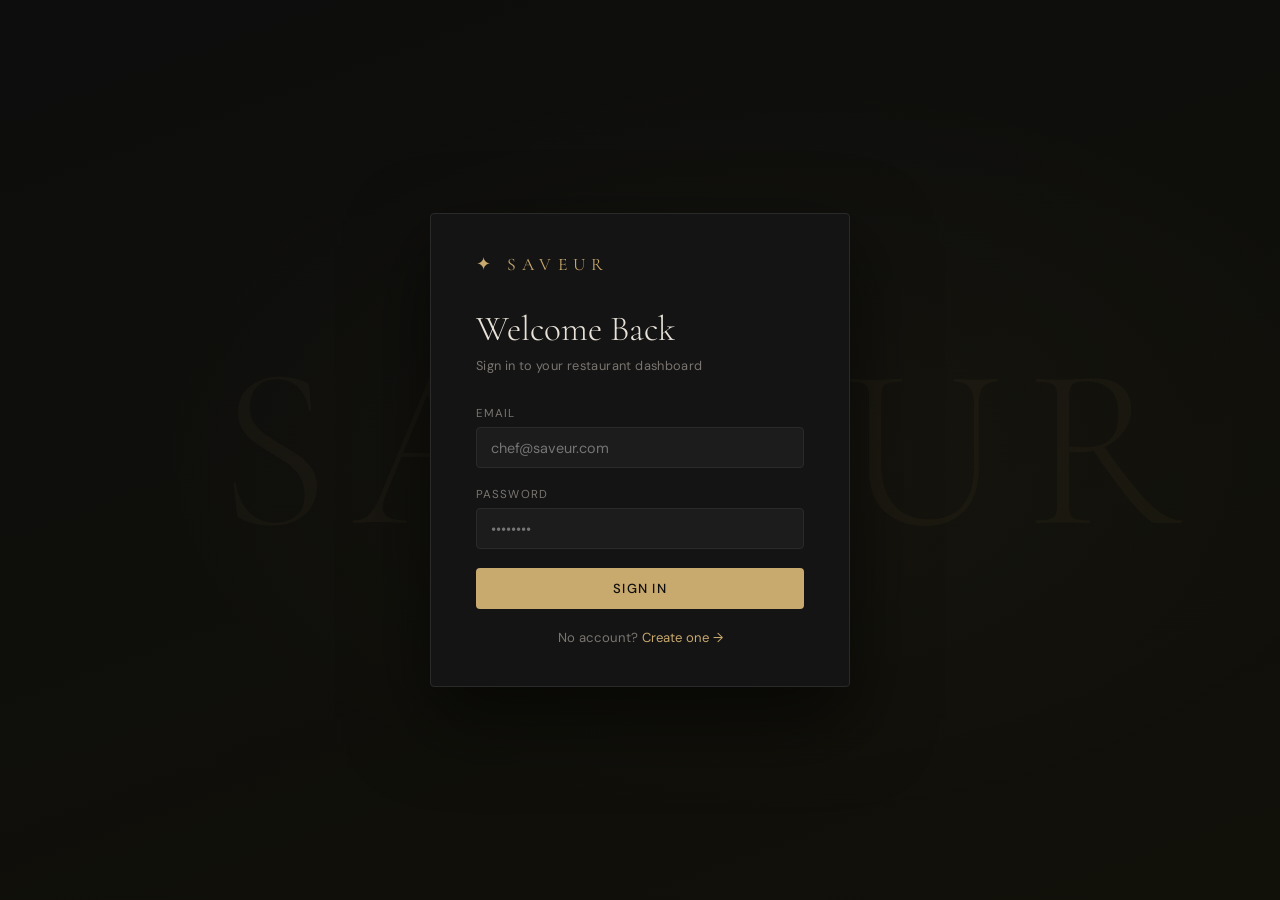
<file: admin.html>
<!DOCTYPE html>
<html lang="en">

<head>
  <meta charset="UTF-8" />
  <meta name="viewport" content="width=device-width, initial-scale=1.0" />
  <meta name="description"
    content="Saveur — Premium Restaurant Management Dashboard. Manage reservations, orders, and menus with ease." />
  <title>Saveur — Restaurant Management</title>
  <link rel="stylesheet" href="style.css" />
  <link
    href="https://fonts.googleapis.com/css2?family=Cormorant+Garamond:ital,wght@0,300;0,400;0,600;1,300;1,400&family=DM+Sans:wght@300;400;500&display=swap"
    rel="stylesheet" />
</head>

<body>

  <!-- ═══════════════════════ TOAST ═══════════════════════ -->
  <div id="toast"></div>

  <!-- ═══════════════════════ AUTH SECTION ═══════════════════════ -->
  <section id="auth-section" class="auth-section">
    <div class="auth-bg">
      <div class="auth-bg-text">SAVEUR</div>
    </div>

    <div class="auth-card" id="login-card">
      <div class="auth-logo">✦ SAVEUR</div>
      <h2 class="auth-title">Welcome Back</h2>
      <p class="auth-sub">Sign in to your restaurant dashboard</p>
      <div class="form-group">
        <label for="login-email">Email</label>
        <input type="email" id="login-email" placeholder="chef@saveur.com" />
      </div>
      <div class="form-group">
        <label for="login-password">Password</label>
        <input type="password" id="login-password" placeholder="••••••••" />
      </div>
      <button class="btn-primary" id="login-btn">Sign In</button>
      <p class="auth-switch">No account? <span id="show-signup-link">Create one →</span></p>
    </div>

    <div class="auth-card hidden" id="signup-card">
      <div class="auth-logo">✦ SAVEUR</div>
      <h2 class="auth-title">Join Us</h2>
      <p class="auth-sub">Create your restaurant account</p>
      <div class="form-group">
        <label for="signup-name">Full Name</label>
        <input type="text" id="signup-name" placeholder="Gordon Ramsay" />
      </div>
      <div class="form-group">
        <label for="signup-email">Email</label>
        <input type="email" id="signup-email" placeholder="chef@saveur.com" />
      </div>
      <div class="form-group">
        <label for="signup-password">Password</label>
        <input type="password" id="signup-password" placeholder="Min. 6 characters" />
      </div>
      <button class="btn-primary" id="signup-btn">Create Account</button>
      <p class="auth-switch">Already have an account? <span id="show-login-link">Sign in →</span></p>
    </div>
  </section>

  <!-- ═══════════════════════ APP ═══════════════════════ -->
  <div id="app" class="app hidden">

    <!-- SIDEBAR -->
    <aside class="sidebar" id="sidebar">
      <div class="sidebar-logo">✦ SAVEUR</div>
      <nav class="sidebar-nav">
        <a class="nav-item active" data-page="dashboard" id="nav-dashboard">
          <span class="nav-icon">◈</span> Dashboard
        </a>
        <a class="nav-item" data-page="reservations" id="nav-reservations">
          <span class="nav-icon">◇</span> Reservations
        </a>
        <a class="nav-item" data-page="orders" id="nav-orders">
          <span class="nav-icon">◉</span> Orders
        </a>
        <a class="nav-item" data-page="menu" id="nav-menu">
          <span class="nav-icon">◈</span> Menu
        </a>
      </nav>
      <div class="sidebar-footer">
        <div class="sidebar-user" id="sidebar-user">Chef</div>
        <button class="btn-logout" id="logout-btn">Sign Out</button>
      </div>
    </aside>

    <!-- TOPBAR -->
    <header class="topbar">
      <button class="hamburger" id="hamburger">☰</button>
      <div class="topbar-title" id="page-title">Dashboard</div>
      <div class="topbar-time" id="topbar-time"></div>
    </header>

    <!-- MAIN CONTENT -->
    <main class="main-content">

      <!-- ── DASHBOARD ── -->
      <div id="page-dashboard" class="page active">
        <div class="page-header">
          <h1 class="page-heading">Overview <em>Today</em></h1>
        </div>
        <div class="stats-grid">
          <div class="stat-card">
            <div class="stat-label">Reservations Today</div>
            <div class="stat-value" id="stat-reservations">—</div>
          </div>
          <div class="stat-card">
            <div class="stat-label">Active Orders</div>
            <div class="stat-value" id="stat-orders">—</div>
          </div>
          <div class="stat-card">
            <div class="stat-label">Revenue Today</div>
            <div class="stat-value" id="stat-revenue">—</div>
          </div>
          <div class="stat-card">
            <div class="stat-label">Menu Items</div>
            <div class="stat-value" id="stat-menu">—</div>
          </div>
        </div>

        <div class="dash-grid">
          <div class="dash-card">
            <h3 class="dash-card-title">Recent Reservations</h3>
            <div id="recent-reservations" class="mini-list">Loading…</div>
          </div>
          <div class="dash-card">
            <h3 class="dash-card-title">Recent Orders</h3>
            <div id="recent-orders" class="mini-list">Loading…</div>
          </div>
        </div>
      </div>

      <!-- ── RESERVATIONS ── -->
      <div id="page-reservations" class="page hidden">
        <div class="page-header">
          <h1 class="page-heading">Reservations</h1>
          <button class="btn-primary small" id="open-reservation-modal">+ New Reservation</button>
        </div>
        <div class="table-wrap">
          <table class="data-table">
            <thead>
              <tr>
                <th>Guest</th>
                <th>Date</th>
                <th>Time</th>
                <th>Guests</th>
                <th>Table</th>
                <th>Status</th>
                <th>Actions</th>
              </tr>
            </thead>
            <tbody id="reservations-body">
              <tr>
                <td colspan="7" class="loading-row">No reservations yet</td>
              </tr>
            </tbody>
          </table>
        </div>
      </div>

      <!-- ── ORDERS ── -->
      <div id="page-orders" class="page hidden">
        <div class="page-header">
          <h1 class="page-heading">Food Orders</h1>
          <button class="btn-primary small" id="open-order-modal">+ New Order</button>
        </div>
        <div class="table-wrap">
          <table class="data-table">
            <thead>
              <tr>
                <th>Order #</th>
                <th>Table</th>
                <th>Items</th>
                <th>Total</th>
                <th>Status</th>
                <th>Time</th>
                <th>Actions</th>
              </tr>
            </thead>
            <tbody id="orders-body">
              <tr>
                <td colspan="7" class="loading-row">No orders yet</td>
              </tr>
            </tbody>
          </table>
        </div>
      </div>

      <!-- ── MENU ── -->
      <div id="page-menu" class="page hidden">
        <div class="page-header">
          <h1 class="page-heading">Menu</h1>
          <button class="btn-primary small" id="open-menu-modal">+ Add Item</button>
        </div>
        <div class="menu-grid" id="menu-grid">
          <div class="loading-row">No menu items yet</div>
        </div>
      </div>

      <!-- ── PLACEHOLDERS ── -->
    <div id="page-pos-dashboard" class="page hidden"><div class="page-header"><h1 class="page-heading">POS Dashboard</h1></div><div class="loading-row">Coming Soon</div></div>
    <div id="page-pos-menu-categories" class="page hidden"><div class="page-header"><h1 class="page-heading">Menu Categories</h1></div><div class="loading-row">Coming Soon</div></div>
    <div id="page-pos-menu-locations" class="page hidden"><div class="page-header"><h1 class="page-heading">Menu Locations</h1></div><div class="loading-row">Coming Soon</div></div>
    <div id="page-pos-customers" class="page hidden"><div class="page-header"><h1 class="page-heading">Customers</h1></div><div class="loading-row">Coming Soon</div></div>
    <div id="page-pos-waiters" class="page hidden"><div class="page-header"><h1 class="page-heading">Waiters</h1></div><div class="loading-row">Coming Soon</div></div>
    <div id="page-pos-bulk-payments" class="page hidden"><div class="page-header"><h1 class="page-heading">Bulk Payments</h1></div><div class="loading-row">Coming Soon</div></div>
    <div id="page-pos-sessions" class="page hidden"><div class="page-header"><h1 class="page-heading">Sessions</h1></div><div class="loading-row">Coming Soon</div></div>
    <div id="page-pos-cashier" class="page hidden"><div class="page-header"><h1 class="page-heading">Cashier</h1></div><div class="loading-row">Coming Soon</div></div>
    <div id="page-pos-kitchen-orders" class="page hidden"><div class="page-header"><h1 class="page-heading">Kitchen Orders</h1></div><div class="loading-row">Coming Soon</div></div>
    <div id="page-pos-tables" class="page hidden"><div class="page-header"><h1 class="page-heading">Tables</h1></div><div class="loading-row">Coming Soon</div></div>

    <div id="page-ecom-delivery" class="page hidden"><div class="page-header"><h1 class="page-heading">Delivery Status</h1></div><div class="loading-row">Coming Soon</div></div>
    <div id="page-ecom-menu" class="page hidden"><div class="page-header"><h1 class="page-heading">E-commerce Menu</h1></div><div class="loading-row">Coming Soon</div></div>
    <div id="page-ecom-users" class="page hidden"><div class="page-header"><h1 class="page-heading">Users</h1></div><div class="loading-row">Coming Soon</div></div>
    <div id="page-ecom-feedbacks" class="page hidden"><div class="page-header"><h1 class="page-heading">Feedbacks</h1></div><div class="loading-row">Coming Soon</div></div>
    <div id="page-ecom-reports" class="page hidden"><div class="page-header"><h1 class="page-heading">E-commerce Reports</h1></div><div class="loading-row">Coming Soon</div></div>

    <div id="page-inv-overview" class="page hidden"><div class="page-header"><h1 class="page-heading">Inventory Overview</h1></div><div class="loading-row">Coming Soon</div></div>
    <div id="page-acc-overview" class="page hidden"><div class="page-header"><h1 class="page-heading">Accounting Overview</h1></div><div class="loading-row">Coming Soon</div></div>
    <div id="page-assets-overview" class="page hidden"><div class="page-header"><h1 class="page-heading">Fixed Assets Overview</h1></div><div class="loading-row">Coming Soon</div></div>
    <div id="page-exp-overview" class="page hidden"><div class="page-header"><h1 class="page-heading">Expenses Overview</h1></div><div class="loading-row">Coming Soon</div></div>
    <div id="page-fin-overview" class="page hidden"><div class="page-header"><h1 class="page-heading">Financial Reports</h1></div><div class="loading-row">Coming Soon</div></div>

  </main>
  </div>

  <!-- ═══════════════════════ MODALS ═══════════════════════ -->

  <!-- Reservation Modal -->
  <div class="modal-overlay hidden" id="reservation-modal">
    <div class="modal">
      <div class="modal-header">
        <h3>New Reservation</h3>
        <button id="close-reservation-modal">✕</button>
      </div>
      <div class="form-group"><label for="res-name">Guest Name</label><input type="text" id="res-name"
          placeholder="Full name" /></div>
      <div class="form-row">
        <div class="form-group"><label for="res-date">Date</label><input type="date" id="res-date" /></div>
        <div class="form-group"><label for="res-time">Time</label><input type="time" id="res-time" /></div>
      </div>
      <div class="form-row">
        <div class="form-group"><label for="res-guests">Guests</label><input type="number" id="res-guests" min="1"
            max="20" value="2" /></div>
        <div class="form-group"><label for="res-table">Table #</label><input type="number" id="res-table" min="1"
            max="50" value="1" /></div>
      </div>
      <div class="form-group"><label for="res-notes">Notes</label><textarea id="res-notes"
          placeholder="Dietary requirements, special requests…"></textarea></div>
      <button class="btn-primary" id="add-reservation-btn">Book Reservation</button>
    </div>
  </div>

  <!-- Order Modal -->
  <div class="modal-overlay hidden" id="order-modal">
    <div class="modal">
      <div class="modal-header">
        <h3>New Order</h3>
        <button id="close-order-modal">✕</button>
      </div>
      <div class="form-group"><label for="order-table">Table #</label><input type="number" id="order-table" min="1"
          max="50" value="1" /></div>
      <div class="form-group">
        <label>Select Items</label>
        <div id="order-menu-items" class="order-items-list">Loading menu…</div>
      </div>
      <div class="order-total-bar">
        Total: <strong id="order-total-display">$0.00</strong>
      </div>
      <button class="btn-primary" id="add-order-btn">Place Order</button>
    </div>
  </div>

  <!-- Menu Item Modal -->
  <div class="modal-overlay hidden" id="menu-modal">
    <div class="modal">
      <div class="modal-header">
        <h3>Add Menu Item</h3>
        <button id="close-menu-modal">✕</button>
      </div>
      <div class="form-group"><label for="menu-name">Item Name</label><input type="text" id="menu-name"
          placeholder="e.g. Truffle Risotto" /></div>
      <div class="form-group"><label for="menu-desc">Description</label><textarea id="menu-desc"
          placeholder="Short description…"></textarea></div>
      <div class="form-row">
        <div class="form-group"><label for="menu-price">Price ($)</label><input type="number" id="menu-price" min="0"
            step="0.01" placeholder="0.00" /></div>
        <div class="form-group">
          <label for="menu-category">Category</label>
          <select id="menu-category">
            <option>Starters</option>
            <option>Mains</option>
            <option>Desserts</option>
            <option>Drinks</option>
            <option>Specials</option>
          </select>
        </div>
      </div>
      <button class="btn-primary" id="add-menu-item-btn">Add to Menu</button>
    </div>
  </div>

  <script src="script.js"></script>
</body>

</html>
</file>
<file: style.css>
/* ═══════════════════════════════════════════════
   SAVEUR — Restaurant Management System
   Aesthetic: Dark Luxury Fine-Dining
═══════════════════════════════════════════════ */

@import url('https://fonts.googleapis.com/css2?family=Cormorant+Garamond:ital,wght@0,300;0,400;0,600;1,300;1,400&family=DM+Sans:wght@300;400;500&display=swap');

/* ── Variables ─────────────────────────────── */
:root {
  --bg:         #0d0d0d;
  --bg2:        #141414;
  --bg3:        #1c1c1c;
  --border:     #2a2a2a;
  --gold:       #c8a96e;
  --gold-light: #e2c98a;
  --gold-dim:   rgba(200,169,110,.15);
  --text:       #e8e2d9;
  --text-muted: #7a7570;
  --text-dim:   #4a4540;
  --danger:     #c0525a;
  --success:    #6a9f7b;
  --radius:     4px;
  --sidebar-w:  240px;
  --topbar-h:   60px;
  --transition: .25s cubic-bezier(.4,0,.2,1);
}

/* ── Reset ─────────────────────────────────── */
*, *::before, *::after { box-sizing: border-box; margin: 0; padding: 0; }
html { scroll-behavior: smooth; }
body {
  font-family: 'DM Sans', sans-serif;
  background: var(--bg);
  color: var(--text);
  min-height: 100vh;
  overflow-x: hidden;
}

/* ── Utility ───────────────────────────────── */
.hidden { display: none !important; }

/* ═══════════════════════════════════════════
   TOAST
══════════════════════════════════════════ */
#toast {
  position: fixed;
  bottom: 2rem;
  left: 50%;
  transform: translateX(-50%) translateY(100px);
  background: var(--bg3);
  border: 1px solid var(--gold);
  color: var(--text);
  padding: .75rem 1.5rem;
  border-radius: var(--radius);
  font-size: .85rem;
  letter-spacing: .04em;
  z-index: 9999;
  transition: transform .3s ease, opacity .3s ease;
  opacity: 0;
  pointer-events: none;
}
#toast.show {
  transform: translateX(-50%) translateY(0);
  opacity: 1;
}

/* ═══════════════════════════════════════════
   AUTH
══════════════════════════════════════════ */
.auth-section {
  min-height: 100vh;
  display: flex;
  align-items: center;
  justify-content: center;
  position: relative;
  overflow: hidden;
}

.auth-bg {
  position: absolute;
  inset: 0;
  background:
    radial-gradient(ellipse 70% 60% at 60% 50%, rgba(200,169,110,.04) 0%, transparent 70%),
    linear-gradient(160deg, #0d0d0d 0%, #111009 100%);
  display: flex;
  align-items: center;
  justify-content: flex-end;
  padding-right: 6vw;
  pointer-events: none;
}

.auth-bg-text {
  font-family: 'Cormorant Garamond', serif;
  font-size: clamp(8rem, 18vw, 22rem);
  font-weight: 300;
  color: rgba(200,169,110,.04);
  letter-spacing: .1em;
  user-select: none;
  line-height: 1;
}

.auth-card {
  position: relative;
  background: var(--bg2);
  border: 1px solid var(--border);
  padding: 2.5rem 2.8rem;
  width: min(420px, 92vw);
  border-radius: var(--radius);
  box-shadow: 0 32px 80px rgba(0,0,0,.6);
  animation: cardIn .5s ease forwards;
}

@keyframes cardIn {
  from { opacity: 0; transform: translateY(20px); }
  to   { opacity: 1; transform: translateY(0); }
}

.auth-logo {
  font-family: 'Cormorant Garamond', serif;
  font-size: 1.1rem;
  letter-spacing: .35em;
  color: var(--gold);
  margin-bottom: 2rem;
}

.auth-title {
  font-family: 'Cormorant Garamond', serif;
  font-size: 2.2rem;
  font-weight: 300;
  color: var(--text);
  margin-bottom: .4rem;
}

.auth-sub {
  font-size: .8rem;
  color: var(--text-muted);
  margin-bottom: 2rem;
  letter-spacing: .03em;
}

.form-group {
  margin-bottom: 1.2rem;
}

.form-group label {
  display: block;
  font-size: .72rem;
  letter-spacing: .1em;
  text-transform: uppercase;
  color: var(--text-muted);
  margin-bottom: .4rem;
}

.form-group input,
.form-group textarea,
.form-group select {
  width: 100%;
  background: var(--bg3);
  border: 1px solid var(--border);
  border-radius: var(--radius);
  color: var(--text);
  padding: .65rem .9rem;
  font-family: 'DM Sans', sans-serif;
  font-size: .9rem;
  transition: border-color var(--transition), box-shadow var(--transition);
  outline: none;
  resize: vertical;
}

.form-group textarea {
  min-height: 80px;
}

.form-group select option {
  background: var(--bg3);
}

.form-group input:focus,
.form-group textarea:focus,
.form-group select:focus {
  border-color: var(--gold);
  box-shadow: 0 0 0 3px var(--gold-dim);
}

.form-row {
  display: grid;
  grid-template-columns: 1fr 1fr;
  gap: 1rem;
}

.btn-primary {
  width: 100%;
  padding: .75rem 1.5rem;
  background: var(--gold);
  color: #0d0d0d;
  border: none;
  border-radius: var(--radius);
  font-family: 'DM Sans', sans-serif;
  font-size: .82rem;
  font-weight: 500;
  letter-spacing: .1em;
  text-transform: uppercase;
  cursor: pointer;
  transition: background var(--transition), transform var(--transition);
}

.btn-primary:hover {
  background: var(--gold-light);
  transform: translateY(-1px);
}

.btn-primary:active { transform: translateY(0); }

.btn-primary.small {
  width: auto;
  padding: .5rem 1.2rem;
  font-size: .75rem;
}

.auth-switch {
  text-align: center;
  margin-top: 1.2rem;
  font-size: .82rem;
  color: var(--text-muted);
}

.auth-switch span {
  color: var(--gold);
  cursor: pointer;
  transition: color var(--transition);
}
.auth-switch span:hover { color: var(--gold-light); }

/* ═══════════════════════════════════════════
   APP LAYOUT
══════════════════════════════════════════ */
.app {
  display: grid;
  grid-template-columns: var(--sidebar-w) 1fr;
  grid-template-rows: var(--topbar-h) 1fr;
  min-height: 100vh;
}

/* ── Sidebar ───────────────────────────────── */
.sidebar {
  grid-row: 1 / -1;
  background: var(--bg2);
  border-right: 1px solid var(--border);
  display: flex;
  flex-direction: column;
  padding: 1.5rem 0;
  position: sticky;
  top: 0;
  height: 100vh;
  overflow-y: auto;
  transition: transform var(--transition);
  z-index: 200;
}

.sidebar-logo {
  font-family: 'Cormorant Garamond', serif;
  font-size: 1rem;
  letter-spacing: .3em;
  color: var(--gold);
  padding: 0 1.5rem 1.8rem;
  border-bottom: 1px solid var(--border);
  margin-bottom: 1.2rem;
}

.sidebar-nav {
  flex: 1;
  display: flex;
  flex-direction: column;
  gap: .2rem;
  padding: 0 .8rem;
}

.nav-item {
  display: flex;
  align-items: center;
  gap: .7rem;
  padding: .65rem .8rem;
  border-radius: var(--radius);
  font-size: .82rem;
  color: var(--text-muted);
  cursor: pointer;
  transition: all var(--transition);
  letter-spacing: .04em;
  text-decoration: none;
}

.nav-item:hover {
  background: var(--gold-dim);
  color: var(--text);
}

.nav-item.active {
  background: var(--gold-dim);
  color: var(--gold);
  border-left: 2px solid var(--gold);
}

.nav-icon {
  font-size: .7rem;
  opacity: .6;
}

.sidebar-footer {
  padding: 1.2rem 1.5rem 0;
  border-top: 1px solid var(--border);
  margin-top: auto;
}

.sidebar-user {
  font-size: .78rem;
  color: var(--text-muted);
  margin-bottom: .7rem;
  letter-spacing: .04em;
  white-space: nowrap;
  overflow: hidden;
  text-overflow: ellipsis;
}

.btn-logout {
  background: transparent;
  border: 1px solid var(--border);
  color: var(--text-muted);
  padding: .45rem .8rem;
  border-radius: var(--radius);
  font-size: .72rem;
  letter-spacing: .08em;
  cursor: pointer;
  text-transform: uppercase;
  transition: all var(--transition);
  width: 100%;
}

.btn-logout:hover {
  border-color: var(--danger);
  color: var(--danger);
}

/* ── Topbar ────────────────────────────────── */
.topbar {
  grid-column: 2;
  height: var(--topbar-h);
  background: var(--bg2);
  border-bottom: 1px solid var(--border);
  display: flex;
  align-items: center;
  padding: 0 2rem;
  gap: 1rem;
  position: sticky;
  top: 0;
  z-index: 100;
}

.hamburger {
  display: none;
  background: none;
  border: none;
  color: var(--text-muted);
  font-size: 1.3rem;
  cursor: pointer;
  padding: .2rem .4rem;
}

.topbar-title {
  font-family: 'Cormorant Garamond', serif;
  font-size: 1.15rem;
  font-weight: 300;
  letter-spacing: .08em;
  flex: 1;
}

.topbar-time {
  font-size: .75rem;
  color: var(--text-muted);
  letter-spacing: .06em;
}

/* ── Main ──────────────────────────────────── */
.main-content {
  grid-column: 2;
  padding: 2rem;
  overflow-y: auto;
  min-height: calc(100vh - var(--topbar-h));
}

/* ═══════════════════════════════════════════
   PAGES
══════════════════════════════════════════ */
.page { display: none; }
.page.active { display: block; animation: fadeIn .3s ease; }

@keyframes fadeIn {
  from { opacity: 0; transform: translateY(8px); }
  to   { opacity: 1; transform: translateY(0); }
}

.page-header {
  display: flex;
  align-items: center;
  justify-content: space-between;
  margin-bottom: 2rem;
  gap: 1rem;
  flex-wrap: wrap;
}

.page-heading {
  font-family: 'Cormorant Garamond', serif;
  font-size: 2.2rem;
  font-weight: 300;
  letter-spacing: .02em;
}

.page-heading em {
  color: var(--gold);
  font-style: italic;
}

/* ── Dashboard Stats ──────────────────────── */
.stats-grid {
  display: grid;
  grid-template-columns: repeat(auto-fit, minmax(180px, 1fr));
  gap: 1rem;
  margin-bottom: 2rem;
}

.stat-card {
  background: var(--bg2);
  border: 1px solid var(--border);
  border-radius: var(--radius);
  padding: 1.4rem 1.6rem;
  transition: border-color var(--transition);
}

.stat-card:hover { border-color: var(--gold); }

.stat-label {
  font-size: .72rem;
  text-transform: uppercase;
  letter-spacing: .1em;
  color: var(--text-muted);
  margin-bottom: .6rem;
}

.stat-value {
  font-family: 'Cormorant Garamond', serif;
  font-size: 2.4rem;
  font-weight: 300;
  color: var(--gold);
  line-height: 1;
}

.dash-grid {
  display: grid;
  grid-template-columns: 1fr 1fr;
  gap: 1.5rem;
}

.dash-card {
  background: var(--bg2);
  border: 1px solid var(--border);
  border-radius: var(--radius);
  padding: 1.5rem;
}

.dash-card-title {
  font-family: 'Cormorant Garamond', serif;
  font-size: 1.15rem;
  font-weight: 300;
  letter-spacing: .06em;
  margin-bottom: 1rem;
  color: var(--text-muted);
}

.mini-list { display: flex; flex-direction: column; gap: .5rem; }

.mini-row {
  display: flex;
  justify-content: space-between;
  align-items: center;
  font-size: .82rem;
  padding: .5rem .6rem;
  border-radius: var(--radius);
  background: var(--bg3);
}

.mini-row .name { color: var(--text); }
.mini-row .meta { color: var(--text-muted); font-size: .75rem; }

/* ── Table ─────────────────────────────────── */
.table-wrap {
  background: var(--bg2);
  border: 1px solid var(--border);
  border-radius: var(--radius);
  overflow-x: auto;
}

.data-table {
  width: 100%;
  border-collapse: collapse;
  font-size: .84rem;
}

.data-table th {
  padding: .9rem 1.1rem;
  text-align: left;
  font-size: .7rem;
  letter-spacing: .1em;
  text-transform: uppercase;
  color: var(--text-muted);
  border-bottom: 1px solid var(--border);
  white-space: nowrap;
}

.data-table td {
  padding: .85rem 1.1rem;
  border-bottom: 1px solid var(--border);
  vertical-align: middle;
  color: var(--text);
}

.data-table tr:last-child td { border-bottom: none; }
.data-table tbody tr:hover { background: var(--bg3); }

.loading-row {
  text-align: center;
  color: var(--text-dim);
  padding: 2rem !important;
  font-size: .85rem;
}

/* Status badges */
.badge {
  display: inline-block;
  padding: .2rem .65rem;
  border-radius: 2px;
  font-size: .7rem;
  letter-spacing: .07em;
  text-transform: uppercase;
}
.badge-pending  { background: rgba(200,169,110,.15); color: var(--gold); }
.badge-confirmed{ background: rgba(106,159,123,.15); color: var(--success); }
.badge-cancelled{ background: rgba(192,82,90,.15);   color: var(--danger); }
.badge-preparing{ background: rgba(100,130,200,.15); color: #8899cc; }
.badge-served   { background: rgba(106,159,123,.15); color: var(--success); }

/* Action buttons */
.btn-action {
  background: none;
  border: 1px solid var(--border);
  color: var(--text-muted);
  padding: .28rem .6rem;
  border-radius: var(--radius);
  font-size: .7rem;
  cursor: pointer;
  transition: all var(--transition);
  margin-right: .3rem;
  letter-spacing: .04em;
}
.btn-action:hover  { border-color: var(--gold); color: var(--gold); }
.btn-action.danger:hover { border-color: var(--danger); color: var(--danger); }

/* ── Menu Grid ─────────────────────────────── */
.menu-grid {
  display: grid;
  grid-template-columns: repeat(auto-fill, minmax(240px, 1fr));
  gap: 1rem;
}

.menu-card {
  background: var(--bg2);
  border: 1px solid var(--border);
  border-radius: var(--radius);
  padding: 1.3rem;
  transition: border-color var(--transition), transform var(--transition);
}

.menu-card:hover {
  border-color: var(--gold);
  transform: translateY(-2px);
}

.menu-card-cat {
  font-size: .65rem;
  letter-spacing: .12em;
  text-transform: uppercase;
  color: var(--gold);
  margin-bottom: .4rem;
}

.menu-card-name {
  font-family: 'Cormorant Garamond', serif;
  font-size: 1.25rem;
  font-weight: 400;
  margin-bottom: .3rem;
}

.menu-card-desc {
  font-size: .78rem;
  color: var(--text-muted);
  margin-bottom: .8rem;
  line-height: 1.5;
}

.menu-card-price {
  font-family: 'Cormorant Garamond', serif;
  font-size: 1.5rem;
  color: var(--gold);
  font-weight: 300;
}

.menu-card-footer {
  display: flex;
  justify-content: space-between;
  align-items: center;
  margin-top: .8rem;
  padding-top: .8rem;
  border-top: 1px solid var(--border);
}

/* ═══════════════════════════════════════════
   MODALS
══════════════════════════════════════════ */
.modal-overlay {
  position: fixed;
  inset: 0;
  background: rgba(0,0,0,.75);
  backdrop-filter: blur(4px);
  z-index: 500;
  display: flex;
  align-items: center;
  justify-content: center;
  padding: 1rem;
}

.modal {
  background: var(--bg2);
  border: 1px solid var(--border);
  border-radius: var(--radius);
  padding: 2rem;
  width: min(480px, 100%);
  max-height: 90vh;
  overflow-y: auto;
  animation: modalIn .2s ease;
}

@keyframes modalIn {
  from { opacity: 0; transform: scale(.96); }
  to   { opacity: 1; transform: scale(1); }
}

.modal-header {
  display: flex;
  justify-content: space-between;
  align-items: center;
  margin-bottom: 1.5rem;
}

.modal-header h3 {
  font-family: 'Cormorant Garamond', serif;
  font-size: 1.5rem;
  font-weight: 300;
}

.modal-header button {
  background: none;
  border: none;
  color: var(--text-muted);
  font-size: 1rem;
  cursor: pointer;
  transition: color var(--transition);
  line-height: 1;
  padding: .2rem;
}
.modal-header button:hover { color: var(--text); }

/* ── Order Items List ─────────────────────── */
.order-items-list {
  max-height: 280px;
  overflow-y: auto;
  display: flex;
  flex-direction: column;
  gap: .4rem;
  border: 1px solid var(--border);
  border-radius: var(--radius);
  padding: .6rem;
  background: var(--bg3);
}

.order-item-row {
  display: flex;
  align-items: center;
  justify-content: space-between;
  padding: .45rem .6rem;
  border-radius: var(--radius);
  font-size: .84rem;
  background: var(--bg2);
  gap: .5rem;
}

.order-item-row .item-name { flex: 1; }
.order-item-row .item-price { color: var(--gold); font-size: .8rem; white-space: nowrap; }

.qty-control {
  display: flex;
  align-items: center;
  gap: .4rem;
}

.qty-btn {
  background: var(--bg3);
  border: 1px solid var(--border);
  color: var(--text);
  width: 22px;
  height: 22px;
  border-radius: 2px;
  cursor: pointer;
  font-size: .8rem;
  display: flex;
  align-items: center;
  justify-content: center;
  transition: all var(--transition);
}

.qty-btn:hover { border-color: var(--gold); color: var(--gold); }

.qty-display {
  min-width: 20px;
  text-align: center;
  font-size: .82rem;
  color: var(--text);
}

.order-total-bar {
  margin-top: 1rem;
  padding: .7rem 1rem;
  background: var(--bg3);
  border-radius: var(--radius);
  font-size: .85rem;
  color: var(--text-muted);
  display: flex;
  justify-content: flex-end;
  gap: .5rem;
}

.order-total-bar strong {
  color: var(--gold);
  font-family: 'Cormorant Garamond', serif;
  font-size: 1.2rem;
  font-weight: 300;
}

/* ═══════════════════════════════════════════
   RESPONSIVE
══════════════════════════════════════════ */
@media (max-width: 900px) {
  .dash-grid { grid-template-columns: 1fr; }
}

@media (max-width: 720px) {
  .app {
    grid-template-columns: 1fr;
    grid-template-rows: var(--topbar-h) 1fr;
  }

  .sidebar {
    position: fixed;
    top: 0; left: 0;
    height: 100vh;
    transform: translateX(-100%);
    width: var(--sidebar-w);
  }

  .sidebar.open { transform: translateX(0); box-shadow: 8px 0 40px rgba(0,0,0,.7); }

  .topbar { grid-column: 1; }
  .main-content { grid-column: 1; padding: 1.2rem; }
  .hamburger { display: block; }

  .form-row { grid-template-columns: 1fr; }
  .stats-grid { grid-template-columns: 1fr 1fr; }
}

@media (max-width: 420px) {
  .stats-grid { grid-template-columns: 1fr; }
  .auth-card { padding: 2rem 1.5rem; }
  .menu-grid { grid-template-columns: 1fr; }
}

/* ── Scrollbar ──────────────────────────────── */
::-webkit-scrollbar { width: 5px; height: 5px; }
::-webkit-scrollbar-track { background: var(--bg); }
::-webkit-scrollbar-thumb { background: var(--border); border-radius: 3px; }
::-webkit-scrollbar-thumb:hover { background: var(--text-dim); }
/* Nested Menus */
.nav-group { display: flex; flex-direction: column; }
.has-submenu { justify-content: space-between; }
.submenu-icon { font-size: 0.7rem; transition: transform 0.3s ease; }
.nav-group.expanded .submenu-icon { transform: rotate(180deg); }
.submenu { display: none; flex-direction: column; padding-left: 1.5rem; }
.nav-group.expanded .submenu { display: flex; }
.sub-item { padding: 0.4rem 0.8rem; font-size: 0.75rem; }
</file>
